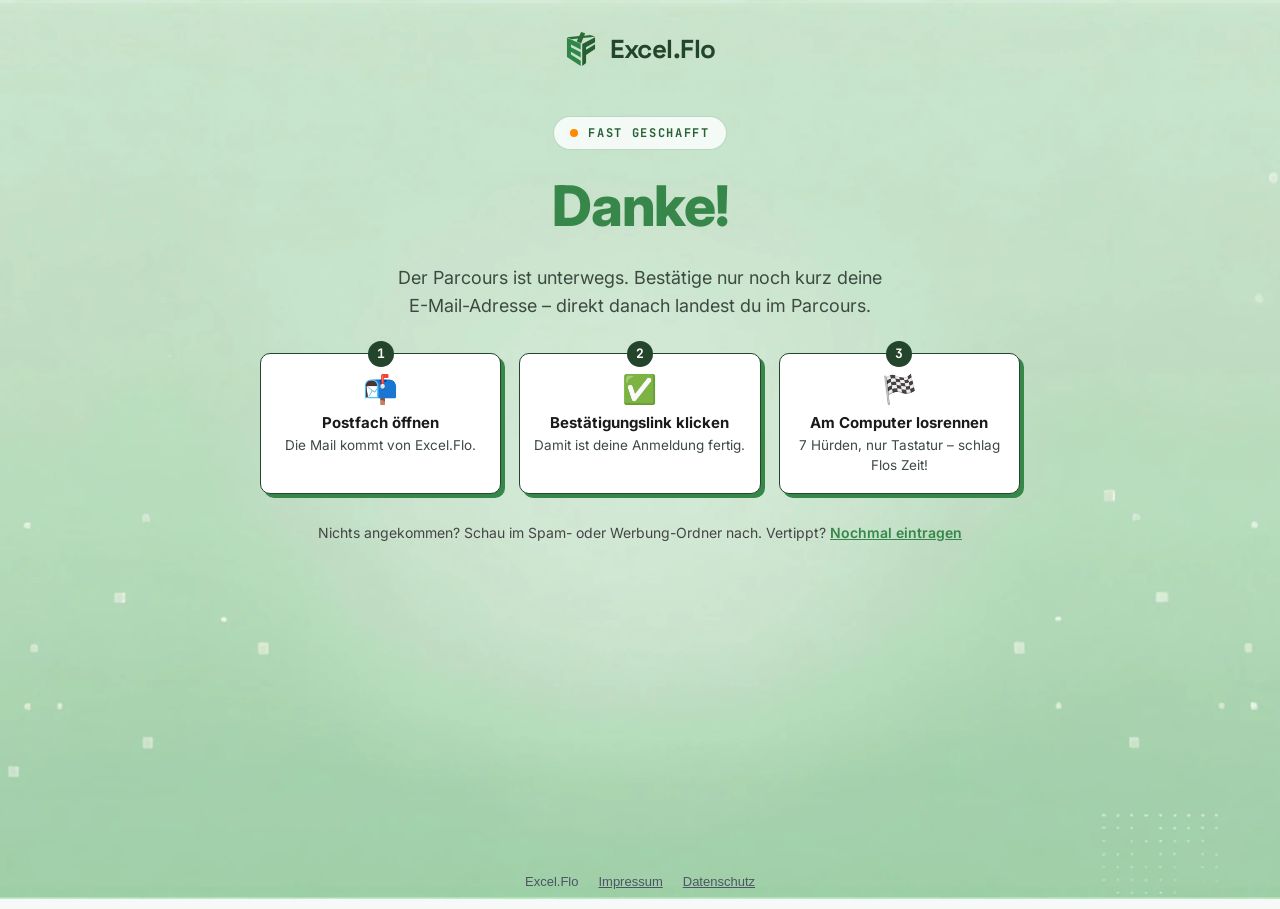
<file: danke/index.html>
<!DOCTYPE html>
<html lang="de">
<head>
<meta charset="UTF-8">
<meta name="viewport" content="width=device-width, initial-scale=1.0">
<meta name="robots" content="noindex">
<title>Fast geschafft &ndash; Excel Hindernisparcours</title>
<link rel="icon" type="image/svg+xml" href="../logo-dark.svg">
<link rel="preconnect" href="https://fonts.googleapis.com">
<link rel="preconnect" href="https://fonts.gstatic.com" crossorigin>
<link href="https://fonts.googleapis.com/css2?family=Space+Grotesk:wght@700&family=Inter:wght@400;600;700;800&family=JetBrains+Mono:wght@400;700&display=swap" rel="stylesheet">
<link rel="stylesheet" href="../style.css?v=37">
</head>
<body>

<!-- Danke-Seite nach dem Absenden der Anmeldung. Den Link zum Parcours gibt es
     erst mit der Bestaetigung der E-Mail (Double-Opt-in in KlickTipp). -->
<main class="start-container">
  <div class="start-logo-row">
    <img src="../logo-dark.svg" alt="" class="start-logo">
    <span class="start-wordmark">Excel.Flo</span>
  </div>

  <div class="start-hero danke-hero">
    <div class="start-eyebrow"><span class="live-dot"></span>FAST GESCHAFFT</div>
    <h1 class="danke-title" id="danke-title">Danke!</h1>
    <p class="start-subline">Der Parcours ist unterwegs. Best&auml;tige nur noch kurz deine E-Mail-Adresse &ndash; direkt danach landest du im Parcours.</p>

    <ol class="danke-steps">
      <li class="danke-step">
        <span class="danke-step-icon" aria-hidden="true">&#128236;</span>
        <span class="danke-step-text"><strong>Postfach &ouml;ffnen</strong>Die Mail kommt von Excel.Flo.</span>
      </li>
      <li class="danke-step">
        <span class="danke-step-icon" aria-hidden="true">&#9989;</span>
        <span class="danke-step-text"><strong>Best&auml;tigungslink klicken</strong>Damit ist deine Anmeldung fertig.</span>
      </li>
      <li class="danke-step">
        <span class="danke-step-icon" aria-hidden="true">&#127937;</span>
        <span class="danke-step-text"><strong>Am Computer losrennen</strong>7 H&uuml;rden, nur Tastatur &ndash; schlag Flos Zeit!</span>
      </li>
    </ol>

    <p class="danke-hint">Nichts angekommen? Schau im Spam- oder Werbung-Ordner nach. Vertippt? <a href="../">Nochmal eintragen</a></p>
  </div>
</main>

<footer class="site-footer">
  <span>Excel.Flo</span>
  <a href="https://go.excel-flo.de/impressum/" target="_blank" rel="noopener">Impressum</a>
  <a href="https://go.excel-flo.de/datenschutz/" target="_blank" rel="noopener">Datenschutz</a>
</footer>

<script>
  // Persoenliche Begruessung: Die Anmeldeseite merkt sich den Vornamen fuer diese Sitzung.
  try {
    var vorname = sessionStorage.getItem("hindernisparkour_vorname");
    if (vorname) document.getElementById("danke-title").textContent = "Danke, " + vorname + "!";
  } catch (e) { /* dann bleibt es beim einfachen "Danke!" */ }
</script>
</body>
</html>
</file>
<file: style.css>
:root {
  --color-brand-green: #37874a;
  --color-brand-green-dark: #296138;
  --color-hero-bg: #e8f5ea;
  --color-page-bg: #f7f8f7;
  --color-heading: #1a1a1a;
  --color-body: #4b5563;
  --color-card-border: #e7ece8;
  --color-grid-line: #d7dde0;
  --color-header-bg: #f3f4f5;
  --color-error: #c0392b;
  --color-error-bg: #fdecea;
  --color-cap-deep: #22452b;
  --color-accent-soft: #e3f5e7;
  --color-grid-line-soft: #e4e7e3;
  --color-canvas-alt: #fdfdfc;
  --color-surface-warm: #f6f6f6;
  --color-accent-task: #ff8a00;
  --color-success: #3ddc84;
  --color-pip-idle: #dce2db;
  --font-mono: "SFMono-Regular", Consolas, "Liberation Mono", Menlo, monospace;
  --font-space-grotesk: "Space Grotesk", sans-serif;
  --font-inter: "Inter", -apple-system, BlinkMacSystemFont, "Segoe UI", Roboto, Helvetica, Arial, sans-serif;
  --font-jetbrains-mono: "JetBrains Mono", "SFMono-Regular", Consolas, "Liberation Mono", Menlo, monospace;
}

* { box-sizing: border-box; }

html, body {
  margin: 0;
  padding: 0;
  min-height: 100vh;
  color: var(--color-heading);
  font-family: -apple-system, BlinkMacSystemFont, "Segoe UI", Roboto, Helvetica, Arial, sans-serif;
}

body {
  background-color: #F7F9F8;
  background-image: url("bg-green.webp");
  background-size: cover;
  background-position: center top;
  background-repeat: no-repeat;
  background-attachment: fixed;
}

.top-bar {
  padding: 20px 20px 20px;
  margin-top: 48px;
  display: flex;
  align-items: center;
  justify-content: center;
  gap: 10px;
}

.top-bar-logo {
  width: 32px;
  height: 32px;
  display: block;
}

.top-bar-brand {
  color: var(--color-brand-green-dark);
  font-family: "Figtree", -apple-system, BlinkMacSystemFont, "Segoe UI", Roboto, Helvetica, Arial, sans-serif;
  font-weight: 700;
  font-size: 21px;
  letter-spacing: 0.02em;
}

.screen {
  display: none;
  /* Muss zur tatsächlichen Höhe von .top-bar passen (aktuell 48px margin-top + 72px Inhalt = 120px) -
     bei künftigen Logo-/Abstandsänderungen an .top-bar hier mitziehen, sonst entsteht wieder eine Lücke. */
  min-height: calc(100vh - 120px);
  align-items: center;
  justify-content: center;
  padding: 24px;
}

.screen.active { display: flex; }

/* ---------- Cards (start / result / touch-warning) ---------- */

.card {
  background: #fff;
  border: 1px solid var(--color-card-border);
  border-radius: 8px;
  padding: 40px 44px;
  max-width: 560px;
  width: 100%;
  box-shadow: 0 4px 24px rgba(0,0,0,0.06);
}

.card.center { text-align: center; }

.brand-tag {
  display: inline-block;
  font-size: 13px;
  font-weight: 700;
  letter-spacing: 0.04em;
  color: var(--color-brand-green);
  background: var(--color-hero-bg);
  padding: 4px 10px;
  border-radius: 999px;
  margin-bottom: 14px;
}

h1 {
  font-size: 28px;
  margin: 0 0 12px;
  color: var(--color-heading);
}

.lead {
  color: var(--color-body);
  font-size: 16px;
  line-height: 1.5;
  margin-bottom: 20px;
}

.muted { color: var(--color-body); font-size: 14px; }

.rules {
  text-align: left;
  color: var(--color-body);
  font-size: 15px;
  line-height: 1.7;
  padding-left: 20px;
  margin: 0 0 28px;
}

.rules kbd {
  background: var(--color-header-bg);
  border: 1px solid var(--color-grid-line);
  border-bottom-width: 2px;
  border-radius: 5px;
  padding: 1px 6px;
  font-family: var(--font-mono);
  font-size: 13px;
}

.btn-primary {
  background: var(--color-brand-green);
  color: #fff;
  border: none;
  border-radius: 10px;
  padding: 14px 28px;
  font-size: 16px;
  font-weight: 600;
  cursor: pointer;
  transition: background 0.15s ease, transform 0.1s ease;
}

.btn-primary:hover { background: var(--color-brand-green-dark); }
.btn-primary:active { transform: scale(0.98); }

.big-icon { font-size: 44px; margin-bottom: 8px; }

/* ---------- Start-Screen (full-bleed) ---------- */

.top-bar.is-hidden { display: none; }

#screen-start {
  min-height: 100vh;
  padding: 0;
  align-items: flex-start; /* nicht strecken, sonst greift die Höhen-Obergrenze unten nicht */
  justify-content: stretch;
  overflow-y: auto;
}

/* Höhe gedeckelt: in einem hohen iframe (Ablefy) wäre 100vh riesig und der
   senkrecht zentrierte Inhalt rutscht weit nach unten. */
.start-container {
  width: 100%;
  min-height: min(100vh, 860px);
  box-sizing: border-box;
  display: flex;
  flex-direction: column;
  /* Gleicher Hintergrund wie im Übungsportal (Funktionen/Pivot) */
  background-color: #F7F9F8;
  background-image: url("bg-green.webp");
  background-size: cover;
  background-position: center top;
  background-repeat: no-repeat;
  background-attachment: fixed;
}

.start-logo-row {
  flex: none;
  display: flex;
  align-items: center;
  justify-content: center;
  gap: 12px;
  padding: 32px 0 10px;
}

.start-logo { height: 34px; width: auto; display: block; }

.start-wordmark {
  font-family: var(--font-space-grotesk);
  font-weight: 700;
  font-size: 26px;
  letter-spacing: -0.02em;
  color: var(--color-cap-deep);
}

.start-hero {
  position: relative;
  flex: 1;
  padding: 40px 72px 40px;
  display: flex;
  flex-direction: column;
  align-items: center;
  justify-content: flex-start; /* direkt unter dem Logo beginnen, nicht mittig */
  text-align: center;
  gap: 26px;
}

.start-eyebrow {
  display: inline-flex;
  align-items: center;
  gap: 10px;
  padding: 8px 16px;
  background: rgba(255,255,255,.8);
  border: 1px solid rgba(55,135,74,.3);
  border-radius: 999px;
  font-family: var(--font-jetbrains-mono);
  font-weight: 700;
  font-size: 12px;
  letter-spacing: 0.14em;
  color: var(--color-brand-green-dark);
}

.live-dot {
  width: 8px;
  height: 8px;
  border-radius: 50%;
  background: var(--color-accent-task);
  animation: live-pulse 1.6s ease-out infinite;
}

@keyframes live-pulse {
  0% { box-shadow: 0 0 0 0 rgba(255,138,0,.55); }
  100% { box-shadow: 0 0 0 10px rgba(255,138,0,0); }
}

.start-title {
  margin: 0;
  display: flex;
  align-items: center;
  justify-content: center;
  flex-direction: column;
  gap: 18px;
  font-family: var(--font-inter);
  font-weight: 700;
  font-size: 68px;
  line-height: 1.15;
  letter-spacing: -0.02em;
  color: #171717;
}

/* "Excel" als grosse Tastenkappe */
.title-key {
  display: inline-block;
  font-family: var(--font-jetbrains-mono);
  font-weight: 700;
  font-size: 0.8em;
  line-height: 1;
  letter-spacing: 0;
  color: var(--color-cap-deep);
  background: #fff;
  border: 2px solid var(--color-cap-deep);
  border-radius: 14px;
  padding: 12px 22px 16px;
  box-shadow: 0 8px 0 var(--color-cap-deep);
  transform: none;
}

.start-title .accent { color: var(--color-brand-green); }

.start-subline {
  margin: 0;
  max-width: 46ch;
  font-family: var(--font-inter);
  font-weight: 400;
  font-size: 18px;
  line-height: 1.6;
  color: #3d4a40;
}

.start-cta-block {
  display: flex;
  flex-direction: column;
  align-items: center;
  gap: 16px;
  margin-top: 4px;
}

.btn-cta {
  display: inline-block;
  font-family: var(--font-jetbrains-mono);
  font-weight: 700;
  font-size: 20px;
  letter-spacing: 0.08em;
  white-space: nowrap;
  text-decoration: none;
  text-align: center;
  padding: 22px 40px 24px;
  border-radius: 5px;
  background: var(--color-brand-green);
  color: #fff;
  border: 1px solid var(--color-cap-deep);
  box-shadow: 0 5px 0 var(--color-cap-deep);
  cursor: pointer;
  transition: transform 120ms cubic-bezier(.22,.61,.36,1), box-shadow 120ms cubic-bezier(.22,.61,.36,1), filter 120ms ease;
}

.btn-cta:hover { filter: brightness(1.07); }

.btn-cta:active {
  transform: translateY(5px);
  box-shadow: none;
}

.btn-cta-secondary {
  background: #fff;
  color: var(--color-brand-green);
  border-color: var(--color-brand-green);
  box-shadow: 0 5px 0 var(--color-brand-green);
}

.start-cta-hint {
  font-family: var(--font-inter);
  font-size: 14px;
  color: #454545;
  display: inline-flex;
  align-items: center;
  gap: 6px;
}

.keycap {
  display: inline-block;
  font-family: var(--font-jetbrains-mono);
  font-size: 12px;
  background: #fff;
  border: 1px solid #cfd6ce;
  border-radius: 5px;
  padding: 6px 11px 7px;
  box-shadow: 0 3px 0 #cfd6ce;
  color: #171717;
}

.start-stats {
  display: grid;
  grid-template-columns: repeat(3, minmax(0, 1fr));
  gap: 18px;
  width: 100%;
  max-width: 620px;
  margin-top: 18px;
}

.start-stats-cell {
  background: #fff;
  border: 1px solid var(--color-cap-deep);
  border-radius: 10px;
  padding: 14px 12px 12px;
  box-shadow: 4px 4px 0 var(--color-brand-green);
}

.start-stats-value {
  font-family: var(--font-jetbrains-mono);
  font-weight: 700;
  font-size: 26px;
  line-height: 1.1;
  font-variant-numeric: tabular-nums;
  color: var(--color-cap-deep);
}

.start-stats-label {
  margin-top: 4px;
  font-family: var(--font-inter);
  font-weight: 600;
  font-size: 11px;
  letter-spacing: 0.12em;
  color: #5b6b63;
}

.start-footnote {
  flex: none;
  display: flex;
  align-items: center;
  justify-content: center;
  gap: 8px;
  padding: 0 0 26px;
  font-family: var(--font-inter);
  font-size: 13px;
  color: #454545;
}

.start-mod-sep { color: #454545; font-size: 12px; }

/* ---------- Aufgaben-Screen (full-bleed) ---------- */

#screen-challenge {
  min-height: 100vh;
  padding: 0;
  align-items: stretch;
  justify-content: stretch;
  overflow-y: auto;
}

.task-container {
  width: 100%;
  min-height: 100vh;
  box-sizing: border-box;
  display: flex;
  flex-direction: column;
  /* Gleicher Hintergrund wie im Übungsportal (Funktionen/Pivot) */
  background-color: #F7F9F8;
  background-image: url("bg-green.webp");
  background-size: cover;
  background-position: center top;
  background-repeat: no-repeat;
  background-attachment: fixed;
}

.task-logo-row {
  flex: none;
  display: flex;
  align-items: center;
  justify-content: center;
  gap: 10px;
  padding: 22px 0 14px;
}

.task-logo { height: 26px; width: auto; display: block; }

.task-wordmark {
  font-family: var(--font-space-grotesk);
  font-weight: 700;
  font-size: 20px;
  letter-spacing: -0.02em;
  color: var(--color-cap-deep);
}

.task-content {
  flex: 1;
  display: flex;
  flex-direction: column;
  align-items: center;
  padding: 6px 44px 28px;
}

.task-frame {
  width: 100%;
  max-width: 900px;
}

.task-hud {
  display: flex;
  justify-content: space-between;
  align-items: flex-end;
  padding-bottom: 12px;
}

.task-hud-label {
  display: block;
  font-family: var(--font-jetbrains-mono);
  font-weight: 700;
  font-size: 14px;
  letter-spacing: 0.1em;
  text-transform: uppercase;
  color: var(--color-cap-deep);
}

/* Fortschrittsbalken: 7 Segmente, gut sichtbar auf dem gruenen Hintergrund */
.task-pips {
  display: flex;
  gap: 6px;
  width: 340px;
  margin-top: 10px;
}

.pip {
  flex: 1;
  height: 12px;
  border-radius: 6px;
  background: #fff;
  border: 1px solid rgba(34,69,43,.35);
  box-sizing: border-box;
}

.pip-done {
  background: var(--color-brand-green);
  border-color: var(--color-cap-deep);
}

.pip-current {
  background: var(--color-accent-task);
  border-color: #c96c00;
  animation: pip-pulse 1.4s ease-out infinite;
}

@keyframes pip-pulse {
  0% { box-shadow: 0 0 0 0 rgba(255,138,0,.55); }
  100% { box-shadow: 0 0 0 7px rgba(255,138,0,0); }
}

.task-reset-btn {
  background: transparent;
  border: none;
  color: var(--color-body);
  font-family: var(--font-inter);
  font-size: 13px;
  font-weight: 600;
  cursor: pointer;
  padding: 4px 0;
  transition: color 0.15s ease;
}

.task-reset-btn:hover { color: var(--color-error); }

.task-row {
  display: flex;
  justify-content: space-between;
  align-items: flex-end;
  padding-bottom: 14px;
  gap: 16px;
}

.task-instruction {
  font-family: var(--font-inter);
  font-weight: 600;
  font-size: 19px;
  color: var(--color-heading);
}

.task-timer {
  flex: none;
  display: flex;
  align-items: baseline;
  gap: 4px;
}

.task-timer #timer-display {
  font-family: var(--font-jetbrains-mono);
  font-weight: 700;
  font-size: 38px;
  line-height: 1;
  letter-spacing: -0.03em;
  font-variant-numeric: tabular-nums;
  color: var(--color-heading);
}

.task-timer-unit {
  font-family: var(--font-jetbrains-mono);
  font-size: 13px;
  color: var(--color-body);
}

.task-badges {
  padding-top: 16px;
  display: flex;
  align-items: center;
  gap: 9px;
  flex-wrap: wrap;
}

.badge-plus {
  font-family: var(--font-jetbrains-mono);
  font-size: 14px;
  color: var(--color-body);
}

.badge-arrow {
  font-family: var(--font-jetbrains-mono);
  font-size: 26px;
  font-weight: 700;
  color: var(--color-body);
  line-height: 1;
}

.task-hint {
  margin-top: 10px;
  font-family: var(--font-inter);
  font-size: 14px;
  color: var(--color-body);
  min-height: 1em;
}

/* ---------- Tastenkappen (Badges + CTA-artige Buttons) ---------- */

.keycap-badge {
  display: inline-block;
  width: max-content;
  font-family: var(--font-jetbrains-mono);
  font-weight: 700;
  letter-spacing: 0.06em;
  white-space: nowrap;
  background: #fff;
  color: var(--color-heading);
  border: 1px solid var(--color-brand-green);
  border-radius: 5px;
  padding: 11px 15px 12px;
  box-shadow: 0 4px 0 var(--color-brand-green);
  transition: transform 120ms cubic-bezier(.22,.61,.36,1), box-shadow 120ms cubic-bezier(.22,.61,.36,1);
}

/* ---------- Grid-Fenster (Excel-Look-alike) ---------- */

.grid-window {
  width: 100%;
  background: #fff;
  border: 1px solid var(--color-grid-line-soft);
  border-radius: 8px;
  overflow: hidden;
  box-shadow: 5px 5px 0 var(--color-brand-green);
  position: relative;
}

/* ---------- Menüband-Mockup (nur für Aufgabe 5, zeigt den Weg zum Alt-Tastenkürzel) ---------- */

.ribbon {
  font-size: 12px;
  user-select: none;
  border-bottom: 1px solid var(--color-grid-line);
  background: #fafbfa;
}

.ribbon:empty {
  display: none;
}

.ribbon-tabs {
  display: flex;
  gap: 4px;
  padding: 6px 10px 0;
}

.ribbon-tab {
  padding: 4px 10px;
  color: #5b6067;
  position: relative;
  border-bottom: 2px solid transparent;
}

.ribbon-tab.active {
  color: var(--color-brand-green-dark);
  font-weight: 700;
  border-bottom-color: var(--color-brand-green);
}

.ribbon-keytip {
  display: inline-block;
  margin-left: 5px;
  background: var(--color-brand-green-dark);
  color: #fff;
  font-family: var(--font-mono);
  font-size: 10px;
  font-weight: 700;
  padding: 1px 4px;
  border-radius: 3px;
  position: relative;
  top: -1px;
}

.ribbon-content {
  display: flex;
  align-items: stretch;
  gap: 4px;
  padding: 8px 10px;
  border-top: 1px solid var(--color-grid-line);
  position: relative;
}

.ribbon-group {
  display: flex;
  gap: 8px;
  align-items: center;
}

.ribbon-btn {
  padding: 6px 10px;
  border-radius: 4px;
  color: #4b5563;
  white-space: nowrap;
  position: relative;
}

.ribbon-btn-target {
  font-weight: 600;
  color: var(--color-heading);
  background: #fff;
  border: 1px solid var(--color-grid-line);
}

.ribbon-dropdown {
  position: absolute;
  top: 100%;
  left: 10px;
  margin-top: 2px;
  background: #fff;
  border: 1px solid var(--color-grid-line);
  border-radius: 8px;
  box-shadow: 0 6px 18px rgba(0,0,0,0.12);
  padding: 4px;
  z-index: 5;
}

.ribbon-dropdown-item {
  padding: 7px 12px;
  display: flex;
  justify-content: space-between;
  align-items: center;
  gap: 16px;
  color: var(--color-heading);
  white-space: nowrap;
  border-radius: 4px;
}

.formula-bar {
  display: flex;
  align-items: center;
  height: 32px;
  border-bottom: 1px solid var(--color-grid-line-soft);
  background: var(--color-surface-warm);
}

.namebox {
  width: 86px;
  flex-shrink: 0;
  height: 100%;
  display: flex;
  align-items: center;
  padding: 0 10px;
  font-family: var(--font-jetbrains-mono);
  font-size: 12px;
  color: var(--color-heading);
  background: #fff;
  border-right: 1px solid var(--color-grid-line-soft);
  box-sizing: border-box;
}

.formulabar {
  flex: 1;
  padding: 0 12px;
  font-family: var(--font-jetbrains-mono);
  font-size: 12px;
  color: var(--color-body);
  white-space: pre;
  overflow: hidden;
  text-overflow: ellipsis;
}

.formulabar .fx-cursor {
  display: inline-block;
  width: 1px;
  height: 14px;
  background: var(--color-heading);
  vertical-align: middle;
  margin-left: 1px;
  animation: blink 1s step-end infinite;
}

@keyframes blink { 50% { opacity: 0; } }

.grid-scroll {
  overflow-y: auto;
  overflow-x: hidden;
  max-height: 70vh;
}

table.sheet {
  border-collapse: collapse;
  table-layout: fixed;
  width: 100%;
  font-family: var(--font-jetbrains-mono);
  font-size: 12px;
  user-select: none;
}

table.sheet th, table.sheet td {
  border-right: 1px solid var(--color-grid-line-soft);
  border-bottom: 1px solid var(--color-grid-line-soft);
  padding: 0;
  height: 30px;
  overflow: hidden;
  white-space: nowrap;
  text-overflow: ellipsis;
  text-align: left;
  vertical-align: middle;
}

table.sheet th {
  background: var(--color-surface-warm);
  color: var(--color-body);
  font-weight: 500;
  text-align: center;
  position: sticky;
  top: 0;
  z-index: 1;
}

table.sheet td.rowhead {
  background: var(--color-surface-warm);
  color: var(--color-body);
  font-weight: 500;
  text-align: center;
  width: 86px;
  position: sticky;
  left: 0;
}

table.sheet th.corner {
  position: sticky;
  left: 0;
  top: 0;
  z-index: 2;
  width: 86px;
}

table.sheet td.cell {
  padding: 0 8px;
  color: var(--color-heading);
}

table.sheet td.cell.col-orange,
table.sheet th.col-orange,
table.sheet td.cell.row-orange,
table.sheet td.rowhead.row-orange,
table.sheet td.cell.piece-orange {
  background: var(--color-accent-task);
  color: #1a1a1a;
}

table.sheet td.cell.col-green,
table.sheet th.col-green,
table.sheet td.cell.row-green,
table.sheet td.rowhead.row-green,
table.sheet td.cell.zone-green {
  background: var(--color-accent-soft);
  color: #1a1a1a;
}

table.sheet td.cell.piece-cut {
  outline: 2px dashed var(--color-cap-deep);
  outline-offset: -2px;
}

table.sheet td.cell.range-select {
  box-shadow: inset 0 0 0 1px rgba(55,135,74,.45);
}

table.sheet td.cell.cell-pending {
  background: #ffe3b8;
  color: #6b4200;
}

table.sheet td.cell.cell-done {
  background: var(--color-accent-soft);
  color: #1a1a1a;
}

table.sheet td.cell.cell-header-bold {
  font-weight: 700;
}

table.sheet td.cell.active {
  box-shadow: inset 0 0 0 2px var(--color-brand-green);
  position: relative;
  z-index: 1;
}

table.sheet td.cell.col-selected,
table.sheet th.col-selected,
table.sheet td.cell.row-selected,
table.sheet td.rowhead.row-selected {
  box-shadow: inset 0 0 0 1px rgba(55,135,74,.45);
  position: relative;
  z-index: 1;
}

table.sheet th.col-selected,
table.sheet th.active-col-head,
table.sheet td.rowhead.row-selected,
table.sheet td.rowhead.active-row-head {
  background: var(--color-brand-green);
  color: #fff;
  font-weight: 700;
}

table.sheet td.cell.range-styled {
  background: #fbfbfb;
}

table.sheet td.cell.range-styled.alt-row {
  background: var(--color-accent-soft);
}

table.sheet td.cell.range-header {
  background: var(--color-brand-green);
  color: #fff;
  font-weight: 700;
}

table.sheet .filter-arrow {
  color: var(--color-cap-deep);
  font-size: 10px;
  margin-left: 4px;
}

table.sheet td.cell.range-border {
  box-shadow: inset 0 0 0 2px var(--color-cap-deep);
}

/* ---------- Feedback layer ---------- */

.feedback-layer {
  position: fixed;
  inset: 0;
  pointer-events: none;
  display: flex;
  align-items: center;
  justify-content: center;
  z-index: 50;
}

.success-check {
  opacity: 0;
  font-size: 90px;
  font-weight: 900;
  color: var(--color-brand-green);
  background: #fff;
  border-radius: 50%;
  width: 140px;
  height: 140px;
  display: flex;
  align-items: center;
  justify-content: center;
  box-shadow: 0 8px 30px rgba(0,0,0,0.15);
  transform: scale(0.7);
  transition: opacity 0.15s ease, transform 0.15s ease;
}

.success-check.show {
  opacity: 1;
  transform: scale(1);
}

.wrong-toast {
  position: fixed;
  bottom: 40px;
  left: 50%;
  transform: translateX(-50%) translateY(20px);
  background: var(--color-error-bg);
  color: var(--color-error);
  border: 1px solid var(--color-error);
  padding: 10px 20px;
  border-radius: 999px;
  font-size: 14px;
  font-weight: 600;
  opacity: 0;
  transition: opacity 0.15s ease, transform 0.15s ease;
}

.wrong-toast.show {
  opacity: 1;
  transform: translateX(-50%) translateY(0);
}

/* ---------- Result screen ---------- */

#screen-result {
  position: relative;
  min-height: 100vh;
  padding: 0;
  align-items: stretch;
  justify-content: stretch;
  overflow-y: auto;
}

.result-container {
  width: 100%;
  min-height: 100vh;
  box-sizing: border-box;
  display: flex;
  flex-direction: column;
  /* Gleicher Hintergrund wie im Übungsportal (Funktionen/Pivot) */
  background-color: #F7F9F8;
  background-image: url("bg-green.webp");
  background-size: cover;
  background-position: center top;
  background-repeat: no-repeat;
  background-attachment: fixed;
}

/* Eigene, niedrigere Logo-Zeile für den Ergebnis-Screen: die Standard-Werte von
   .task-logo-row (padding-top 22px) reichen bis über die zweite Gitternetzlinie
   (bei 54px) hinaus - hier bewusst knapper, damit Icon+Schriftzug sauber
   innerhalb der ersten Raster-Zeile (0-54px) bleiben, statt sie zu überlagern. */
.result-logo-row {
  flex: none;
  display: flex;
  align-items: center;
  justify-content: center;
  gap: 10px;
  padding: 10px 0 14px;
}

.result-content {
  flex: 1;
  display: flex;
  flex-direction: column;
  align-items: center;
  padding: 6px 24px 24px;
}

@keyframes result-pop {
  from { transform: scale(0.7); opacity: 0; }
  to { transform: scale(1); opacity: 1; }
}

#screen-result.active .card {
  animation: result-pop 480ms cubic-bezier(0.34, 1.56, 0.64, 1) both;
}

#confetti-layer {
  position: fixed;
  inset: 0;
  overflow: hidden;
  pointer-events: none;
  z-index: 60;
}

.confetti-piece {
  position: absolute;
  top: -20px;
  width: 9px;
  height: 14px;
  opacity: 0.9;
  animation-name: confetti-fall;
  animation-timing-function: cubic-bezier(0.25, 0.46, 0.45, 0.94);
  animation-fill-mode: forwards;
}

@keyframes confetti-fall {
  from { transform: translate3d(0, 0, 0) rotate(0deg); opacity: 1; }
  to { transform: translate3d(var(--confetti-drift), 110vh, 0) rotate(var(--confetti-spin)); opacity: 0.85; }
}

/* ---------- Ergebnis-Karte ---------- */

.card.result-card {
  max-width: 540px;
  padding: 0;
  overflow: hidden;
  border: 2px solid var(--color-cap-deep);
  border-radius: 16px;
  box-shadow: 8px 8px 0 var(--color-brand-green);
}

.result-hero {
  position: relative;
  padding: 20px 28px 22px;
  color: #fff;
  background:
    radial-gradient(circle at 18% 0%, rgba(143,211,162,.45), transparent 55%),
    linear-gradient(135deg, #37874a 0%, #22452b 100%);
  overflow: hidden;
}

/* feines Zellraster im gruenen Kopfbereich */
.result-hero::before {
  content: "";
  position: absolute;
  inset: 0;
  background-image:
    linear-gradient(rgba(255,255,255,.08) 1px, transparent 1px),
    linear-gradient(90deg, rgba(255,255,255,.08) 1px, transparent 1px);
  background-size: 49px 27px;
  pointer-events: none;
}

.result-hero > * { position: relative; }

.result-badge {
  width: 52px;
  height: 52px;
  margin: 0 auto 10px;
  border-radius: 50%;
  background: #fff;
  display: flex;
  align-items: center;
  justify-content: center;
  font-size: 28px;
  box-shadow: 0 0 0 5px rgba(255,255,255,.18), 0 0 0 10px rgba(255,255,255,.08);
  animation: badge-bounce 700ms cubic-bezier(.34,1.56,.64,1) 200ms both;
}

@keyframes badge-bounce {
  from { transform: scale(0) rotate(-30deg); }
  to { transform: scale(1) rotate(0deg); }
}

.result-eyebrow {
  font-family: var(--font-jetbrains-mono);
  font-weight: 700;
  font-size: 12px;
  letter-spacing: 0.16em;
  color: rgba(255,255,255,.78);
}

#result-headline {
  margin: 4px 0 0;
  font-family: var(--font-inter);
  font-weight: 700;
  font-size: 26px;
  color: #fff;
}

.result-time {
  margin: 6px 0 0;
  font-family: var(--font-jetbrains-mono);
  font-size: 60px;
  font-weight: 700;
  line-height: 1;
  letter-spacing: -0.03em;
  font-variant-numeric: tabular-nums;
  color: #fff;
  text-shadow: 4px 4px 0 rgba(0,0,0,.18);
}

.result-time-unit {
  font-size: 0.42em;
  margin-left: 4px;
  opacity: 0.8;
}

.result-body { padding: 18px 28px 18px; }

.result-stats {
  display: grid;
  grid-template-columns: repeat(3, minmax(0, 1fr));
  gap: 12px;
  margin-bottom: 12px;
}

.result-stat {
  background: var(--color-page-bg);
  border: 1px solid var(--color-card-border);
  border-radius: 10px;
  padding: 9px 8px 8px;
}

.result-stat.is-highlight {
  background: var(--color-accent-soft);
  border-color: rgba(55,135,74,.35);
}

.result-stat-value {
  font-family: var(--font-jetbrains-mono);
  font-weight: 700;
  font-size: 22px;
  line-height: 1.2;
  font-variant-numeric: tabular-nums;
  color: var(--color-cap-deep);
}

.result-stat-value small {
  font-size: 13px;
  font-weight: 400;
  color: var(--color-body);
}

.result-stat-label {
  margin-top: 4px;
  font-family: var(--font-inter);
  font-weight: 600;
  font-size: 11px;
  letter-spacing: 0.12em;
  color: #5b6b63;
}

.result-compare {
  display: inline-block;
  font-family: var(--font-inter);
  font-size: 14px;
  font-weight: 600;
  padding: 8px 16px;
  border-radius: 999px;
  margin-bottom: 6px;
}

.result-compare.faster {
  color: var(--color-brand-green-dark);
  background: var(--color-hero-bg);
}

.result-compare.slower {
  color: #8a4b00;
  background: #fff1dc;
}

.rank-result {
  font-family: var(--font-inter);
  font-size: 14px;
  font-weight: 600;
  color: var(--color-heading);
}

.result-actions {
  display: flex;
  flex-direction: column;
  align-items: stretch;
  gap: 10px;
  margin-top: 14px;
}

.result-actions .btn-cta {
  width: 100%;
  font-size: 17px;
  padding: 13px 20px 15px;
}

.guide-subtext {
  margin: -2px 0 0;
  font-family: var(--font-inter);
  font-size: 13px;
  color: var(--color-body);
}

.cta-share {
  margin: 12px 0 0;
  padding-top: 10px;
  border-top: 1px dashed var(--color-card-border);
  font-family: var(--font-inter);
  font-size: 13px;
  color: var(--color-body);
  line-height: 1.5;
}

@media (max-width: 640px) {
  .card { padding: 28px 22px; }
  h1 { font-size: 22px; }
  .card.result-card { padding: 0; }
  .result-hero { padding: 26px 20px 24px; }
  .result-body { padding: 20px 20px 22px; }
  .result-time { font-size: 56px; }
  .result-actions .btn-cta { font-size: 15px; }

  .start-hero { padding: 24px 20px 32px; gap: 20px; }
  .start-title { font-size: 36px; }
  .title-key { border-radius: 10px; padding: 8px 14px 11px; box-shadow: 0 5px 0 var(--color-cap-deep); }
  .start-subline { font-size: 16px; }
  .btn-cta { width: 100%; text-align: center; padding: 18px 28px 20px; font-size: 17px; }
  .start-cta-block { width: 100%; }
  .start-stats { gap: 10px; }
  .start-stats-cell { padding: 12px 6px 10px; }
  .start-stats-value { font-size: 20px; }

  .task-content { padding: 6px 18px 20px; }
  .task-instruction { font-size: 16px; }
  .task-timer #timer-display { font-size: 28px; }
  .task-row { flex-direction: column; align-items: flex-start; gap: 4px; }
  .task-hud { flex-direction: column; align-items: flex-start; gap: 8px; }
  .task-hud-left { width: 100%; }
  .task-pips { width: 100%; }
}

/* ---------- Kompakte Ergebnis-Karte ----------
   Damit die Karte samt Turbo-Block auf einen Blick passt: Kopf einzeilig
   (Badge | Text | Zeit), Vergleich und Rang in einer Zeile. */

.card.result-card.is-compact { max-width: 640px; }

.is-compact .result-hero {
  display: grid;
  grid-template-columns: auto 1fr auto;
  align-items: center;
  gap: 16px;
  padding: 16px 24px;
  text-align: left;
}

.is-compact .result-badge { width: 46px; height: 46px; margin: 0; font-size: 24px; }
.is-compact #result-headline { margin: 2px 0 0; font-size: 24px; }
.is-compact .result-time { margin: 0; font-size: 54px; }

.is-compact .result-body { padding: 14px 24px 16px; }
.is-compact .result-stats { gap: 10px; margin-bottom: 10px; }
.is-compact .result-stat { padding: 7px 8px 6px; }
.is-compact .result-stat-value { font-size: 20px; }
.is-compact .result-stat-label { margin-top: 2px; font-size: 10.5px; }

.result-meta {
  display: flex;
  flex-wrap: wrap;
  align-items: center;
  justify-content: center;
  gap: 6px 12px;
}

.is-compact .result-compare { margin: 0; padding: 6px 14px; font-size: 13.5px; }
.is-compact .rank-result { font-size: 13.5px; }

.is-compact .result-actions { gap: 10px; margin-top: 12px; }
.is-compact .result-actions .btn-cta { font-size: 16px; padding: 11px 20px 13px; }

@media (max-width: 640px) {
  .is-compact .result-hero { gap: 12px; padding: 14px 16px; }
  .is-compact .result-badge { display: none; }
  .is-compact #result-headline { font-size: 20px; }
  .is-compact .result-eyebrow { font-size: 10px; }
  .is-compact .result-time { font-size: 40px; }
  .is-compact .result-body { padding: 14px 16px 16px; }
}

/* ---------- Anmeldeformular (Startseite, Eintrag in KlickTipp) ---------- */

.unlock {
  width: 100%;
  margin-top: 6px;
  padding: 18px 18px 16px;
  border: 1px solid var(--color-card-border);
  border-radius: 10px;
  background: var(--color-surface-warm);
  text-align: left;
}

.unlock-head {
  display: flex;
  align-items: center;
  gap: 10px;
  flex-wrap: wrap;
}

.unlock-badge {
  font-family: var(--font-jetbrains-mono);
  font-weight: 700;
  font-size: 11px;
  letter-spacing: 0.14em;
  padding: 4px 9px;
  border-radius: 999px;
  background: var(--color-brand-green);
  color: #fff;
}

.unlock-title {
  font-family: var(--font-inter);
  font-weight: 700;
  font-size: 15px;
  color: var(--color-heading);
}

.unlock-text {
  margin: 8px 0 14px;
  font-family: var(--font-inter);
  font-size: 13.5px;
  line-height: 1.5;
  color: var(--color-body);
}

.unlock-fields {
  display: flex;
  gap: 12px;
  margin-bottom: 12px;
}

.unlock-field {
  flex: 1;
  min-width: 0;
}

.unlock-label {
  display: block;
  margin-bottom: 4px;
  font-family: var(--font-inter);
  font-weight: 600;
  font-size: 12px;
  letter-spacing: 0.02em;
  color: var(--color-cap-deep);
}

/* Die Felder stehen auf hellem Kartenhintergrund - ohne kraeftigen Rahmen und
   leichten Innenschatten sind sie kaum als Eingabefelder zu erkennen. */
.unlock-input {
  width: 100%;
  font-family: var(--font-inter);
  font-size: 15px;
  padding: 12px 14px;
  border: 2px solid #c2ccc4;
  border-radius: 6px;
  background: #fff;
  color: var(--color-heading);
  box-shadow: inset 0 1px 3px rgba(34, 69, 43, 0.08);
}

.unlock-input::placeholder { color: #8b938d; }

.unlock-input:focus {
  outline: none;
  border-color: var(--color-brand-green);
  box-shadow: 0 0 0 3px rgba(55, 135, 74, 0.18);
}

.unlock-input.is-invalid {
  border-color: #c0392b;
  box-shadow: 0 0 0 3px rgba(192, 57, 43, 0.14);
}

.unlock-error {
  margin: 8px 0 0;
  font-family: var(--font-inter);
  font-size: 13px;
  color: #c0392b;
}

.unlock-legal {
  margin: 10px 0 0;
  font-family: var(--font-inter);
  font-size: 11.5px;
  line-height: 1.5;
  color: #6b7280;
}

.unlock-legal a { color: var(--color-brand-green); }

.unlock-done {
  text-align: center;
  padding: 6px 0 2px;
}

.unlock-done-icon {
  font-size: 30px;
  line-height: 1;
  margin-bottom: 8px;
}

.unlock-done-text {
  margin: 0;
  font-family: var(--font-inter);
  font-size: 14px;
  line-height: 1.55;
  color: var(--color-heading);
}

.unlock-done-hint {
  margin: 6px 0 0;
  font-family: var(--font-inter);
  font-size: 12.5px;
  color: var(--color-body);
}

.unlock-sink {
  display: none;
}

@media (max-width: 640px) {
  .unlock-fields { flex-direction: column; }
}

/* Das Original-Formular von KlickTipp liegt nur als Transportweg in der Seite:
   optisch weggeschoben statt display:none, damit das Captcha-Skript von
   KlickTipp es wie ein normales Formular behandelt. */
.unlock-kt {
  position: absolute;
  left: -9999px;
  top: 0;
  width: 1px;
  height: 1px;
  overflow: hidden;
}

/* ---------- Fußzeile mit Impressum und Datenschutz ---------- */

.site-footer {
  display: flex;
  justify-content: center;
  flex-wrap: wrap;
  gap: 4px 20px;
  padding: 14px 24px 20px;
  font-size: 13px;
  color: var(--color-body);
}

.site-footer a {
  color: inherit;
}

/* ---------- Anmeldeformular kraeftig: dunkelgruene Box, gelber Button ----------
   Ueberschreibt die hellen .unlock-Regeln oben. */
.unlock {
  margin-top: 0;
  padding: 18px 18px 14px;
  border: 0;
  border-radius: 12px;
  background: #0B3D22;
  color: #fff;
}

.unlock-badge {
  display: inline-block;
  font-family: var(--font-jetbrains-mono);
  font-size: 11px;
  font-weight: 700;
  letter-spacing: 0.1em;
  text-transform: uppercase;
  padding: 4px 10px;
  border-radius: 999px;
  background: #F2C94C;
  color: #0B3D22;
}

.unlock-title {
  display: block;
  margin: 10px 0 0;
  font-family: var(--font-inter);
  font-size: 19px;
  font-weight: 800;
  line-height: 1.3;
  color: #fff;
}

.unlock-text {
  margin: 4px 0 12px;
  font-size: 14px;
  font-weight: 600;
  color: rgba(255, 255, 255, 0.92);
}

/* Beschriftung steht als Platzhalter im Feld – das Label bleibt fuer Screenreader */
.unlock-label {
  position: absolute;
  width: 1px;
  height: 1px;
  overflow: hidden;
  clip: rect(0 0 0 0);
  white-space: nowrap;
}

.unlock-fields { gap: 10px; margin-bottom: 10px; }

.unlock-input {
  padding: 11px 14px;
  font-size: 15px;
  border: 2px solid transparent;
  border-radius: 8px;
  box-shadow: none;
}

.unlock-input:focus {
  border-color: #F2C94C;
  box-shadow: 0 0 0 3px rgba(242, 201, 76, 0.35);
}

.unlock-submit {
  display: block;
  width: 100%;
  padding: 13px 20px;
  border: 0;
  border-radius: 8px;
  background: #F2C94C;
  color: #0B3D22;
  font-family: var(--font-inter);
  font-size: 16px;
  font-weight: 700;
  cursor: pointer;
  box-shadow: 0 4px 0 #c9a227;
  transition: transform 0.1s, box-shadow 0.1s, background 0.15s;
}

.unlock-submit:hover { background: #f5d361; }

.unlock-submit:active {
  transform: translateY(2px);
  box-shadow: 0 2px 0 #c9a227;
}

.unlock-submit:focus-visible {
  outline: 3px solid #fff;
  outline-offset: 2px;
}

.unlock-error {
  color: #ffb4a8;
}

.unlock-legal {
  margin-top: 10px;
  font-size: 11.5px;
  color: #A8E0BC;
}

.unlock-legal a { color: #A8E0BC; }

.unlock-done-text { color: #fff; }
.unlock-done-hint { color: #A8E0BC; }

/* ---------- Angebot Shortcut-Turbo im Ergebnisscreen (Parcours und Teil 2) ----------
   Gleicher Block wie auf der Abschlussseite des Uebungsportals Light
   (excel-uebungsportal-light/assets/seite/seite.css, .bonus-angebot). */

.card.result-card.has-turbo { max-width: 880px; } /* breit genug, dass der Button im Preis-Kasten neben dem Preis steht */

.turbo {
  --turbo-dunkel: #0B3D22;
  --turbo-akzent: #A8E0BC;
  display: grid;
  grid-template-columns: 210px minmax(0, 1fr);
  gap: 22px;
  padding: 20px;
  border-radius: 14px;
  background: var(--turbo-dunkel);
  color: #fff;
  text-align: left;
}

.turbo-marke {
  display: inline-block;
  margin: 0;
  font-family: var(--font-space-grotesk);
  font-size: 11.5px;
  font-weight: 700;
  letter-spacing: 0.06em;
  text-transform: uppercase;
  color: var(--turbo-dunkel);
  background: #fff;
  border-radius: 999px;
  padding: 4px 11px;
}

.turbo h2 {
  margin: 10px 0 8px;
  font-family: var(--font-space-grotesk);
  font-size: 22px;
  line-height: 1.25;
  color: #fff;
}

.turbo-zeit {
  display: flex;
  align-items: center;
  gap: 7px;
  margin: 0 0 12px;
  font-family: var(--font-inter);
  font-size: 14px;
  color: var(--turbo-akzent);
}

.turbo-zeit svg { flex: none; }
.turbo-zeit strong { color: #fff; }

.turbo-merkmale {
  list-style: none;
  margin: 0 0 12px;
  padding: 0;
  display: flex;
  flex-wrap: wrap;
  gap: 7px;
}

.turbo-merkmale li {
  display: inline-flex;
  align-items: center;
  gap: 5px;
  font-family: var(--font-inter);
  font-size: 13px;
  font-weight: 600;
  border: 1px solid rgba(255, 255, 255, 0.28);
  border-radius: 999px;
  padding: 4px 11px;
}

.turbo-tasten {
  display: flex;
  align-items: center;
  flex-wrap: wrap;
  gap: 8px;
  margin: 0 0 16px;
}

.turbo-tasten kbd {
  font-family: var(--font-space-grotesk);
  font-size: 13.5px;
  font-weight: 700;
  color: var(--turbo-dunkel);
  background: #fff;
  border-radius: 6px;
  padding: 4px 9px;
  min-width: 32px;
  text-align: center;
  box-shadow: 0 3px 0 var(--turbo-akzent);
}

.turbo-plus { color: var(--turbo-akzent); }

.turbo-tastentext {
  margin-left: 5px;
  font-family: var(--font-inter);
  font-size: 14px;
  color: rgba(255, 255, 255, 0.9);
}

.turbo-btn {
  display: inline-flex;
  align-items: center;
  font-family: var(--font-space-grotesk);
  font-weight: 700;
  font-size: 16px;
  color: var(--turbo-dunkel);
  background: #fff;
  border-radius: 999px;
  padding: 12px 22px;
  text-decoration: none;
  transition: background 0.15s;
}

.turbo-btn:hover { background: #e6f5eb; }

.turbo-btn:focus-visible,
.turbo-video-play:focus-visible {
  outline: 3px solid var(--turbo-akzent);
  outline-offset: 3px;
}

/* Videokachel mit freigestelltem Foto (gespiegelt, schaut zum Text) */
.turbo-video {
  position: relative;
  min-height: 260px;
  border-radius: 12px;
  overflow: hidden;
  background: radial-gradient(120% 90% at 50% 35%, #12442A 0%, #082717 70%);
  border: 1px solid rgba(255, 255, 255, 0.14);
  display: flex;
  align-items: center;
  justify-content: center;
}

.turbo-video-bild {
  position: absolute;
  inset: 0;
  width: 100%;
  height: 100%;
  object-fit: cover;
  object-position: 50% 0;
  transform: scaleX(-1);
}

.turbo-video::after {
  content: "";
  position: absolute;
  inset: 45% 0 0;
  background: linear-gradient(to bottom, rgba(8, 39, 23, 0) 0%, rgba(8, 39, 23, 0.92) 75%);
  pointer-events: none;
}

.turbo-video.is-playing::after { display: none; }

.turbo-video-play {
  position: relative;
  z-index: 1;
  margin-top: 12%;
  width: 58px;
  height: 58px;
  border-radius: 50%;
  border: 0;
  background: #fff;
  color: var(--turbo-dunkel);
  display: inline-flex;
  align-items: center;
  justify-content: center;
  padding-left: 4px;
  cursor: pointer;
  box-shadow: 0 6px 24px rgba(0, 0, 0, 0.35);
  transition: transform 0.15s;
}

.turbo-video-play:hover { transform: scale(1.07); }

.turbo-video-text {
  position: absolute;
  z-index: 1;
  left: 14px;
  right: 14px;
  bottom: 12px;
}

.turbo-video-label {
  margin: 0 0 2px;
  font-family: var(--font-jetbrains-mono);
  font-size: 11px;
  letter-spacing: 0.08em;
  text-transform: uppercase;
  color: var(--turbo-akzent);
}

.turbo-video-titel {
  margin: 0;
  font-family: var(--font-space-grotesk);
  font-weight: 700;
  font-size: 15px;
  line-height: 1.3;
  color: #fff;
}

/* YouTube-Short spielt im Hochformat 9:16 */
.turbo-video.is-playing {
  min-height: 0;
  height: min(380px, 62vh);
  aspect-ratio: 9 / 16;
  align-self: start;
}

.turbo:has(.turbo-video.is-playing) { grid-template-columns: auto minmax(0, 1fr); }

.turbo-video.is-playing iframe {
  position: absolute;
  inset: 0;
  width: 100%;
  height: 100%;
  border: 0;
  background: #000;
}

@media (max-width: 640px) {
  .turbo { grid-template-columns: minmax(0, 1fr); padding: 16px; }
  .turbo:has(.turbo-video.is-playing) { grid-template-columns: minmax(0, 1fr); }
  .turbo-video.is-playing { justify-self: center; }
  .turbo h2 { font-size: 19px; }
}

/* Preis-Kasten im Turbo-Block (Portal-Preis 49 € statt 69 €) – wie .bonus-preisbox im
   Uebungsportal Light; ersetzt die fruehere Tasten-Zeile und den einzelnen Button */
.turbo-preisbox {
  display: flex;
  align-items: center;
  justify-content: space-between;
  flex-wrap: wrap;
  gap: 12px 18px;
  margin-top: 4px;
  padding: 14px 16px;
  background: rgba(0, 0, 0, 0.22);
  border: 1px solid rgba(255, 255, 255, 0.14);
  border-radius: 12px;
}

.turbo-preisbox-preis p { margin: 0; }

.turbo-preisbox-etikett {
  font-family: var(--font-jetbrains-mono, monospace);
  font-size: 11px;
  font-weight: 500;
  letter-spacing: 0.08em;
  text-transform: uppercase;
  color: #F2C94C;
}

.turbo-preisbox-zeile {
  display: flex;
  align-items: baseline;
  flex-wrap: wrap;
  gap: 2px 10px;
  margin: 2px 0 1px !important;
}

.turbo-preisbox-zeile strong {
  font-family: var(--font-space-grotesk);
  font-size: 32px;
  font-weight: 700;
  line-height: 1.1;
  color: #fff;
}

.turbo-preisbox-zeile span {
  font-family: var(--font-inter);
  font-size: 13.5px;
  color: rgba(255, 255, 255, 0.75);
}

.turbo-preisbox-hinweis {
  font-family: var(--font-inter);
  font-size: 12.5px;
  color: var(--turbo-akzent);
}

.turbo-preisbox .turbo-btn { flex: none; }

@media (max-width: 640px) {
  .turbo-preisbox .turbo-btn { width: 100%; justify-content: center; }
}

/* ---------- Anmeldeseite (index.html) ---------- */

/* Kompakter als der Startscreen des Parcours: Das Formular soll ohne Scrollen
   etwa in der Bildschirmmitte stehen. Deshalb Titel einzeilig und kleiner. */
.signup-hero { gap: 18px; padding-top: 16px; }
.signup-hero .start-title { flex-direction: row; flex-wrap: wrap; gap: 8px 22px; font-size: 54px; }
.signup-hero .title-key { padding: 8px 18px 12px; box-shadow: 0 6px 0 var(--color-cap-deep); }
.signup-hero .start-subline { max-width: 62ch; font-size: 17px; }

.unlock.signup {
  max-width: 560px;
  padding: 22px 22px 16px;
  box-shadow: 6px 6px 0 var(--color-brand-green);
}

.signup .unlock-submit { font-size: 17px; }
.signup-footnote { max-width: 60ch; margin: 0 auto; padding: 0 20px 26px; text-align: center; }

/* ---------- Danke-Seite (danke/) ---------- */

.danke-title {
  margin: 0;
  font-family: var(--font-inter);
  font-weight: 800;
  font-size: 56px;
  line-height: 1.1;
  letter-spacing: -0.02em;
  color: var(--color-brand-green);
}

.danke-steps {
  display: grid;
  grid-template-columns: repeat(3, minmax(0, 1fr));
  gap: 18px;
  width: 100%;
  max-width: 760px;
  margin: 6px 0 0;
  padding: 0;
  list-style: none;
  counter-reset: danke;
}

.danke-step {
  position: relative;
  display: flex;
  flex-direction: column;
  align-items: center;
  gap: 8px;
  padding: 22px 14px 18px;
  background: #fff;
  border: 1px solid var(--color-cap-deep);
  border-radius: 10px;
  box-shadow: 4px 4px 0 var(--color-brand-green);
  counter-increment: danke;
}

.danke-step::before {
  content: counter(danke);
  position: absolute;
  top: -13px;
  left: 50%;
  transform: translateX(-50%);
  width: 26px;
  height: 26px;
  border-radius: 50%;
  background: var(--color-cap-deep);
  color: #fff;
  font-family: var(--font-jetbrains-mono);
  font-weight: 700;
  font-size: 13px;
  line-height: 26px;
}

.danke-step-icon { font-size: 28px; line-height: 1; }

.danke-step-text {
  font-family: var(--font-inter);
  font-size: 13.5px;
  line-height: 1.45;
  color: #3d4a40;
}

.danke-step-text strong {
  display: block;
  margin-bottom: 2px;
  font-size: 15px;
  color: var(--color-heading);
}

.danke-hint {
  margin: 4px 0 0;
  font-family: var(--font-inter);
  font-size: 14px;
  color: #454545;
}

.danke-hint a { color: var(--color-brand-green); font-weight: 600; }

@media (max-width: 640px) {
  .signup-hero .start-title { flex-direction: column; font-size: 36px; }
  .unlock.signup { padding: 18px 16px 14px; box-shadow: 4px 4px 0 var(--color-brand-green); }
  .danke-title { font-size: 38px; }
  .danke-steps { grid-template-columns: minmax(0, 1fr); gap: 22px; }
}
</file>
